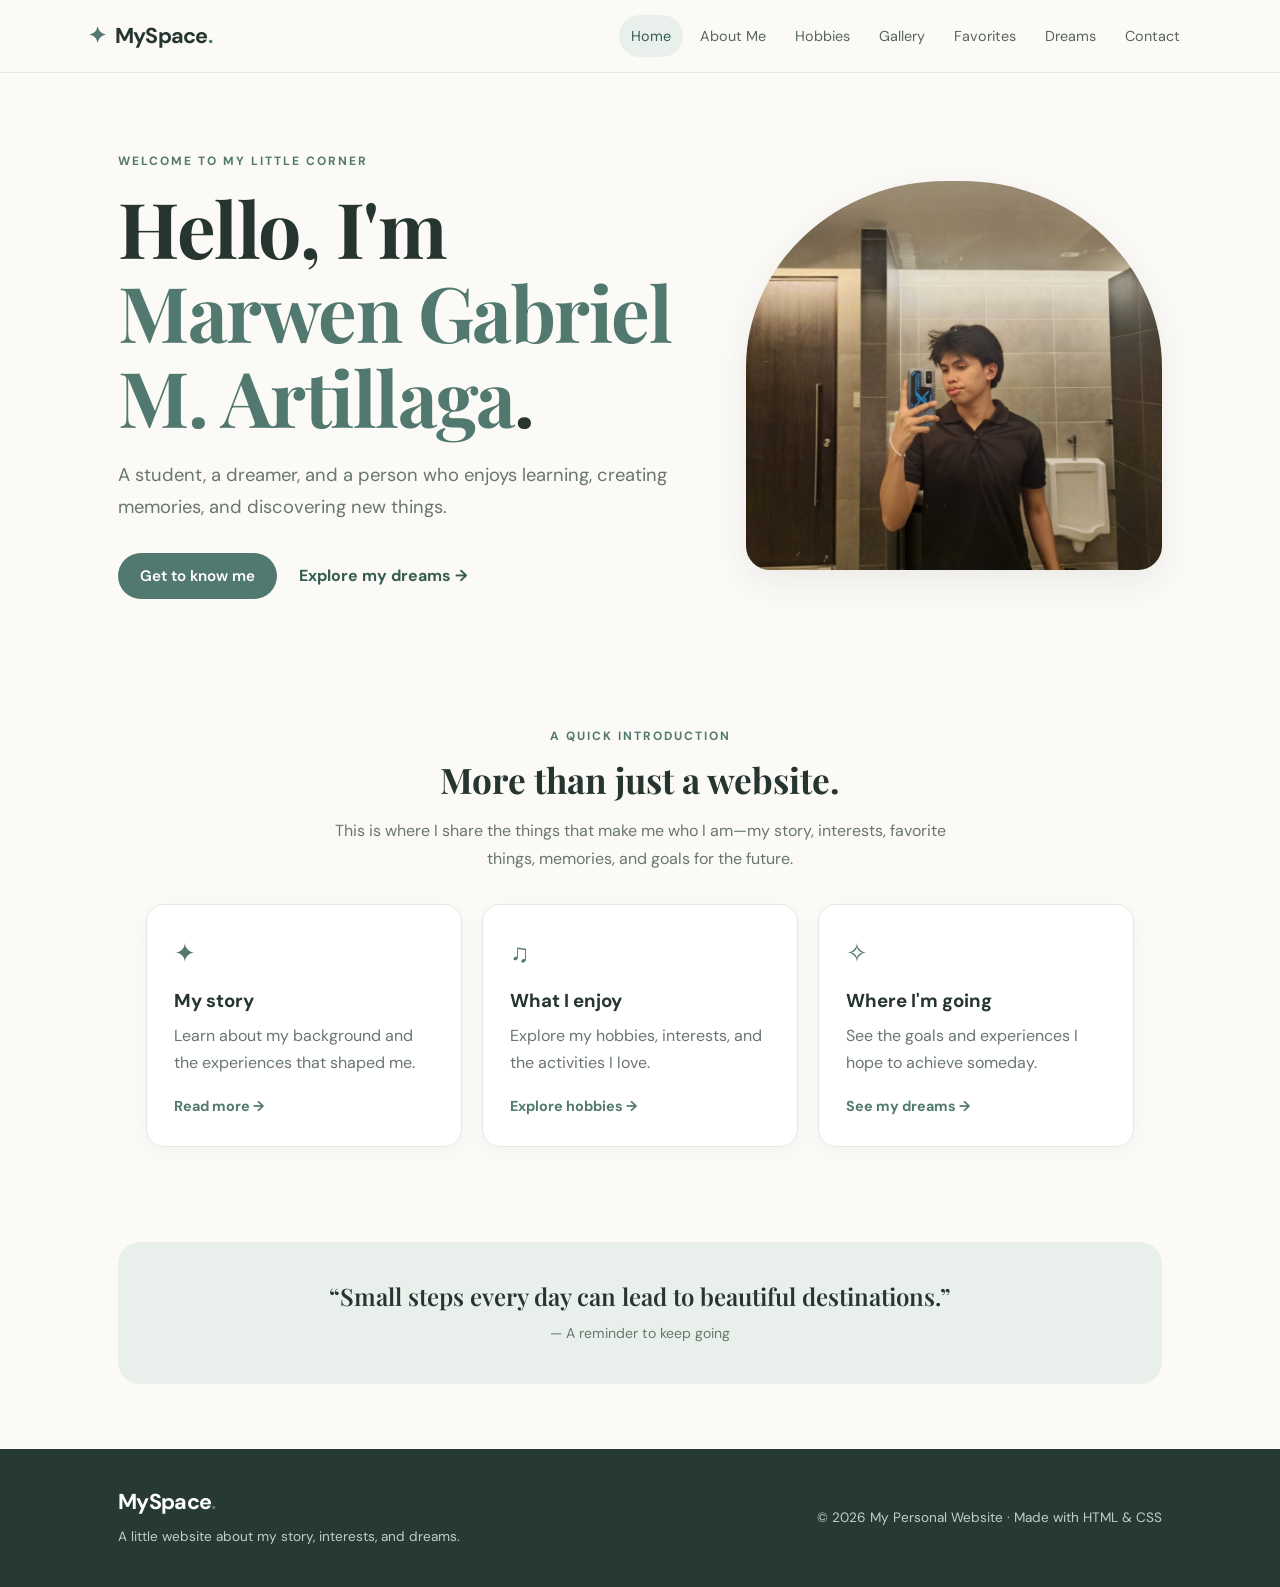
<file: index.html>
<!DOCTYPE html>
<html lang="en">
<head>
  <meta charset="UTF-8">
  <meta name="viewport" content="width=device-width, initial-scale=1.0">
  <meta name="description" content="A personal website sharing my story, interests, memories, favorites, and dreams.">
  <title>Home | My Personal Website</title>
  <link rel="stylesheet" href="style.css">
</head>
<body>
<header class="site-header"><div class="nav-wrap"><a class="brand" href="index.html"><span class="brand-mark">✦</span> MySpace<span class="brand-dot">.</span></a><input type="checkbox" id="menu-toggle" class="menu-toggle"><label for="menu-toggle" class="menu-button" aria-label="Toggle navigation">☰</label><nav class="main-nav" aria-label="Main navigation"><a href="index.html" aria-current=page>Home</a>
<a href="about.html">About Me</a>
<a href="hobbies.html">Hobbies</a>
<a href="gallery.html">Gallery</a>
<a href="favorites.html">Favorites</a>
<a href="dreams.html">Dreams</a>
<a href="contact.html">Contact</a></nav></div></header>
<main>
<section class="hero">
  <div class="hero-copy">
    <p class="eyebrow">WELCOME TO MY LITTLE CORNER</p>
    <h1>Hello, I'm <span class="accent">Marwen Gabriel M. Artillaga</span>.</h1>
    <p class="lead">A student, a dreamer, and a person who enjoys learning, creating memories, and discovering new things.</p>
    <div class="actions"><a class="button" href="about.html">Get to know me</a><a class="text-link" href="dreams.html">Explore my dreams →</a></div>
  </div>
  <img class="profile-image" src="profile.jpg" alt="Illustrated profile placeholder">
</section>
<section class="section">
  <div class="section-heading"><p class="eyebrow">A QUICK INTRODUCTION</p><h2>More than just a website.</h2><p>This is where I share the things that make me who I am—my story, interests, favorite things, memories, and goals for the future.</p></div>
  <div class="card-grid three">
    <a class="feature-card" href="about.html"><span class="card-icon">✦</span><h3>My story</h3><p>Learn about my background and the experiences that shaped me.</p><span class="card-arrow">Read more →</span></a>
    <a class="feature-card" href="hobbies.html"><span class="card-icon">♫</span><h3>What I enjoy</h3><p>Explore my hobbies, interests, and the activities I love.</p><span class="card-arrow">Explore hobbies →</span></a>
    <a class="feature-card" href="dreams.html"><span class="card-icon">✧</span><h3>Where I'm going</h3><p>See the goals and experiences I hope to achieve someday.</p><span class="card-arrow">See my dreams →</span></a>
  </div>
</section>
<section class="quote-band"><p>“Small steps every day can lead to beautiful destinations.”</p><span>— A reminder to keep going</span></section>
</main>
<footer class="site-footer"><div><a class="brand footer-brand" href="index.html">MySpace<span class="brand-dot">.</span></a><p>A little website about my story, interests, and dreams.</p></div><p class="copyright">© 2026 My Personal Website · Made with HTML & CSS</p></footer>
</body>
</html>
</file>
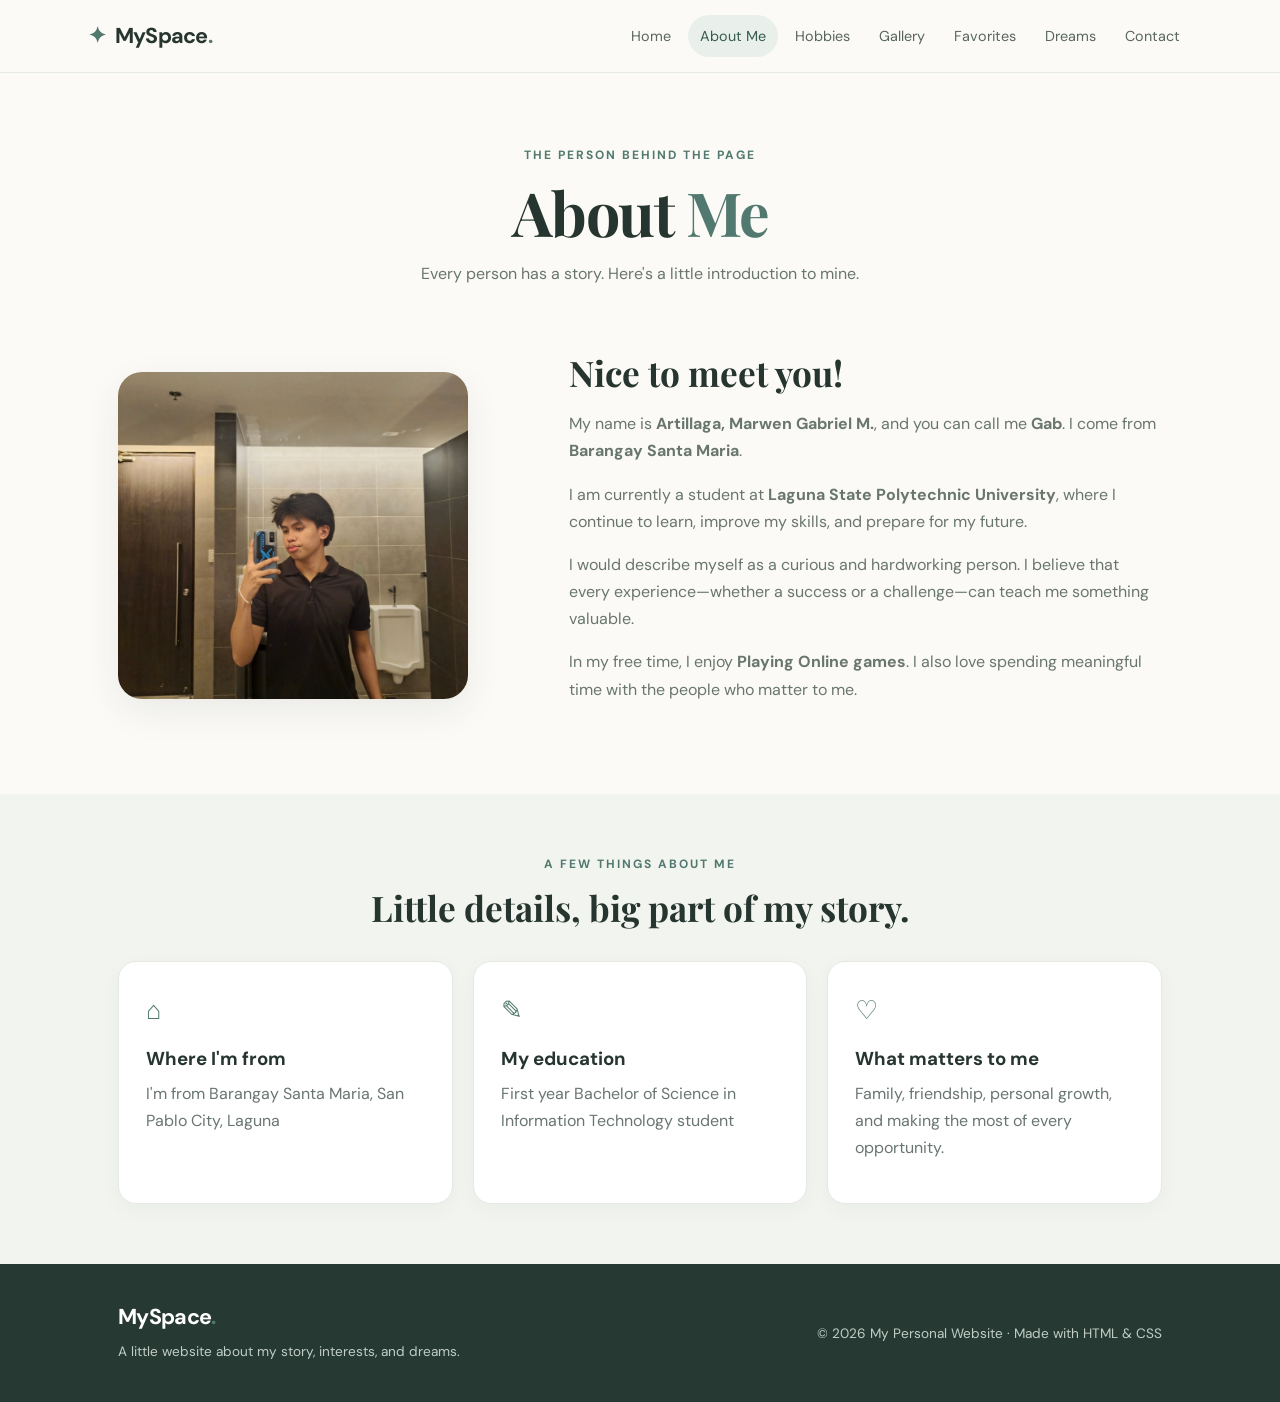
<file: about.html>
<!DOCTYPE html>
<html lang="en">
<head>
  <meta charset="UTF-8">
  <meta name="viewport" content="width=device-width, initial-scale=1.0">
  <meta name="description" content="A personal website sharing my story, interests, memories, favorites, and dreams.">
  <title>About Me | My Personal Website</title>
  <link rel="stylesheet" href="style.css">
</head>
<body>
<header class="site-header"><div class="nav-wrap"><a class="brand" href="index.html"><span class="brand-mark">✦</span> MySpace<span class="brand-dot">.</span></a><input type="checkbox" id="menu-toggle" class="menu-toggle"><label for="menu-toggle" class="menu-button" aria-label="Toggle navigation">☰</label><nav class="main-nav" aria-label="Main navigation"><a href="index.html">Home</a>
<a href="about.html" aria-current=page>About Me</a>
<a href="hobbies.html">Hobbies</a>
<a href="gallery.html">Gallery</a>
<a href="favorites.html">Favorites</a>
<a href="dreams.html">Dreams</a>
<a href="contact.html">Contact</a></nav></div></header>
<main>
<section class="page-intro"><p class="eyebrow">THE PERSON BEHIND THE PAGE</p><h1>About <span class="accent">Me</span></h1><p>Every person has a story. Here's a little introduction to mine.</p></section>
<section class="about-layout">
  <img class="about-photo" src="profile.jpg" alt="Profile photo placeholder">
  <div><h2>Nice to meet you!</h2><p>My name is <strong>Artillaga, Marwen Gabriel M.</strong>, and you can call me <strong>Gab</strong>. I come from <strong>Barangay Santa Maria</strong>.</p><p>I am currently a student at <strong>Laguna State Polytechnic University</strong>, where I continue to learn, improve my skills, and prepare for my future.</p><p>I would describe myself as a curious and hardworking person. I believe that every experience—whether a success or a challenge—can teach me something valuable.</p><p>In my free time, I enjoy <strong>Playing Online games</strong>. I also love spending meaningful time with the people who matter to me.</p></div>
</section>
<section class="section soft-section"><div class="section-heading"><p class="eyebrow">A FEW THINGS ABOUT ME</p><h2>Little details, big part of my story.</h2></div>
<div class="card-grid three"><article class="info-card"><span class="card-icon">⌂</span><h3>Where I'm from</h3><p>I'm from Barangay Santa Maria, San Pablo City, Laguna</p></article><article class="info-card"><span class="card-icon">✎</span><h3>My education</h3><p>First year Bachelor of Science in Information Technology student</p></article><article class="info-card"><span class="card-icon">♡</span><h3>What matters to me</h3><p>Family, friendship, personal growth, and making the most of every opportunity.</p></article></div></section>
</main>
<footer class="site-footer"><div><a class="brand footer-brand" href="index.html">MySpace<span class="brand-dot">.</span></a><p>A little website about my story, interests, and dreams.</p></div><p class="copyright">© 2026 My Personal Website · Made with HTML & CSS</p></footer>
</body>
</html>
</file>
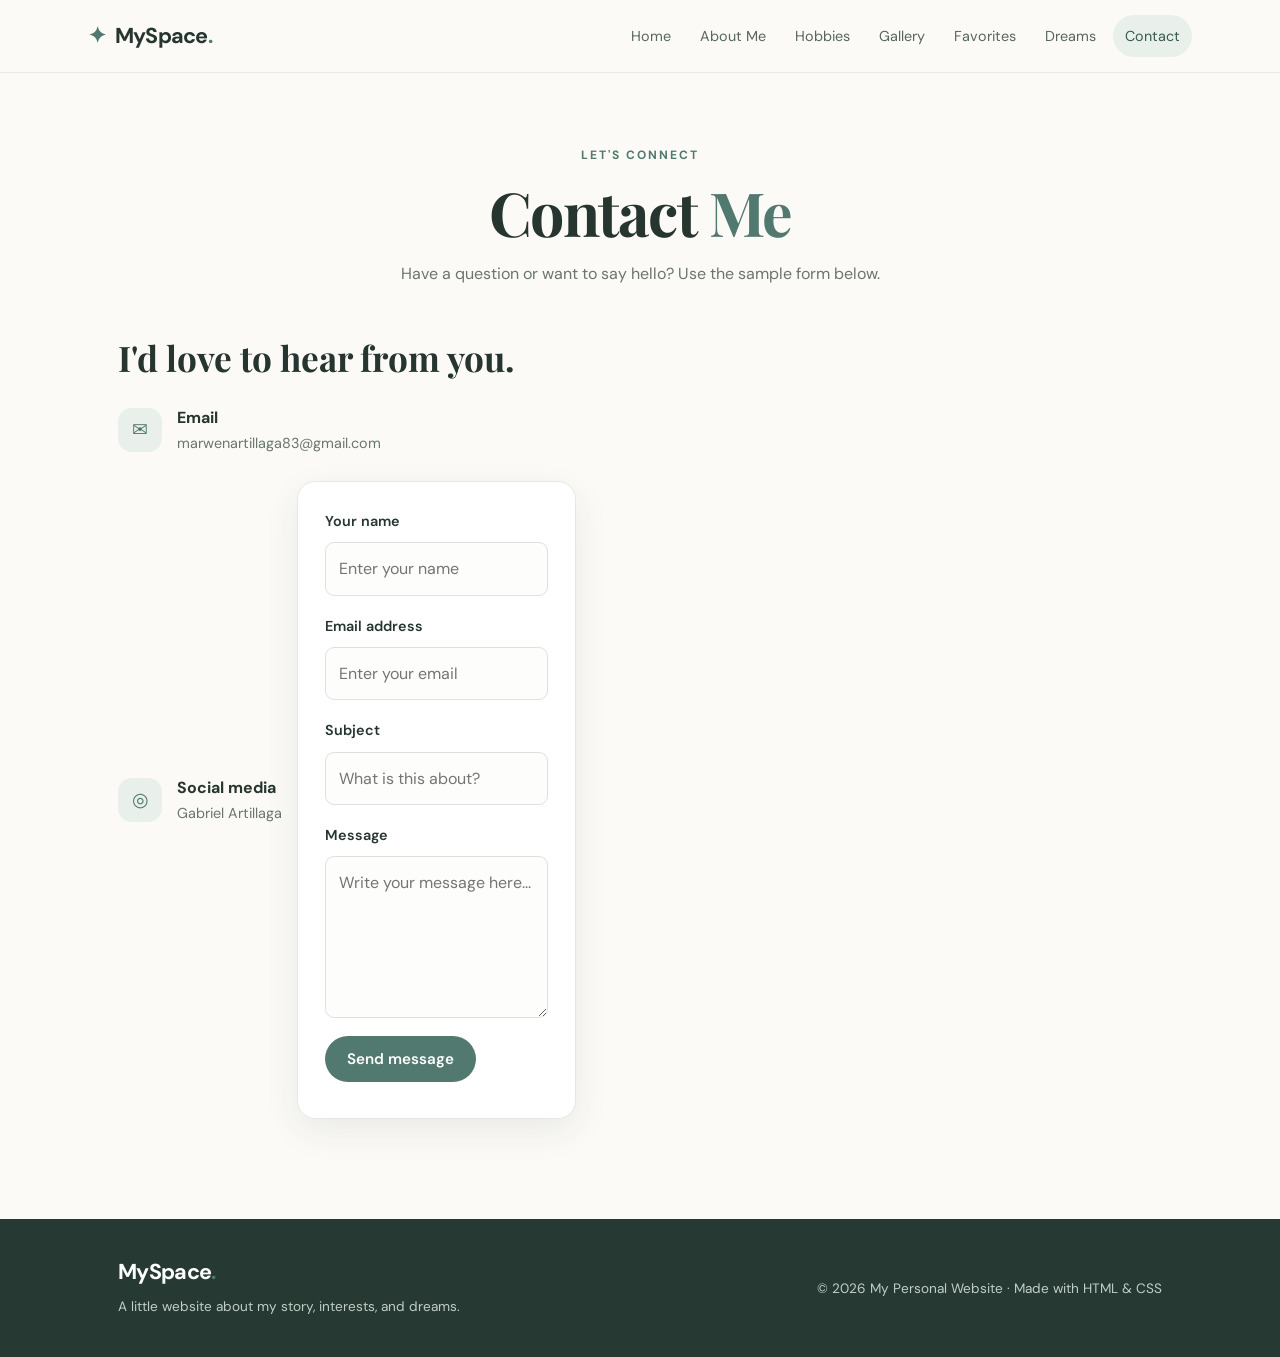
<file: contact.html>
<!DOCTYPE html>
<html lang="en">
<head>
  <meta charset="UTF-8">
  <meta name="viewport" content="width=device-width, initial-scale=1.0">
  <meta name="description" content="A personal website sharing my story, interests, memories, favorites, and dreams.">
  <title>Contact Me | My Personal Website</title>
  <link rel="stylesheet" href="style.css">
</head>
<body>
<header class="site-header"><div class="nav-wrap"><a class="brand" href="index.html"><span class="brand-mark">✦</span> MySpace<span class="brand-dot">.</span></a><input type="checkbox" id="menu-toggle" class="menu-toggle"><label for="menu-toggle" class="menu-button" aria-label="Toggle navigation">☰</label><nav class="main-nav" aria-label="Main navigation"><a href="index.html">Home</a>
<a href="about.html">About Me</a>
<a href="hobbies.html">Hobbies</a>
<a href="gallery.html">Gallery</a>
<a href="favorites.html">Favorites</a>
<a href="dreams.html">Dreams</a>
<a href="contact.html" aria-current=page>Contact</a></nav></div></header>
<main>
<section class="page-intro"><p class="eyebrow">LET'S CONNECT</p><h1>Contact <span class="accent">Me</span></h1><p>Have a question or want to say hello? Use the sample form below.</p></section>
<div class="contact-layout"><div><h2>I'd love to hear from you.</h2><div class="contact-detail"><span>✉</span><div><strong>Email</strong><p>marwenartillaga83@gmail.com</p></div></div><div class="contact-detail"><span>◎</span><div><strong>Social media</strong><p>Gabriel Artillaga</p></div></div</div>
<form class="contact-form" onsubmit="return false;"><label for="name">Your name</label><input id="name" name="name" type="text" placeholder="Enter your name"><label for="email">Email address</label><input id="email" name="email" type="email" placeholder="Enter your email"><label for="subject">Subject</label><input id="subject" name="subject" type="text" placeholder="What is this about?"><label for="message">Message</label><textarea id="message" name="message" rows="5" placeholder="Write your message here..."></textarea><button class="button" type="button">Send message</button><p class="form-note"</form></div>
</main>
<footer class="site-footer"><div><a class="brand footer-brand" href="index.html">MySpace<span class="brand-dot">.</span></a><p>A little website about my story, interests, and dreams.</p></div><p class="copyright">© 2026 My Personal Website · Made with HTML & CSS</p></footer>
</body>
</html>
</file>
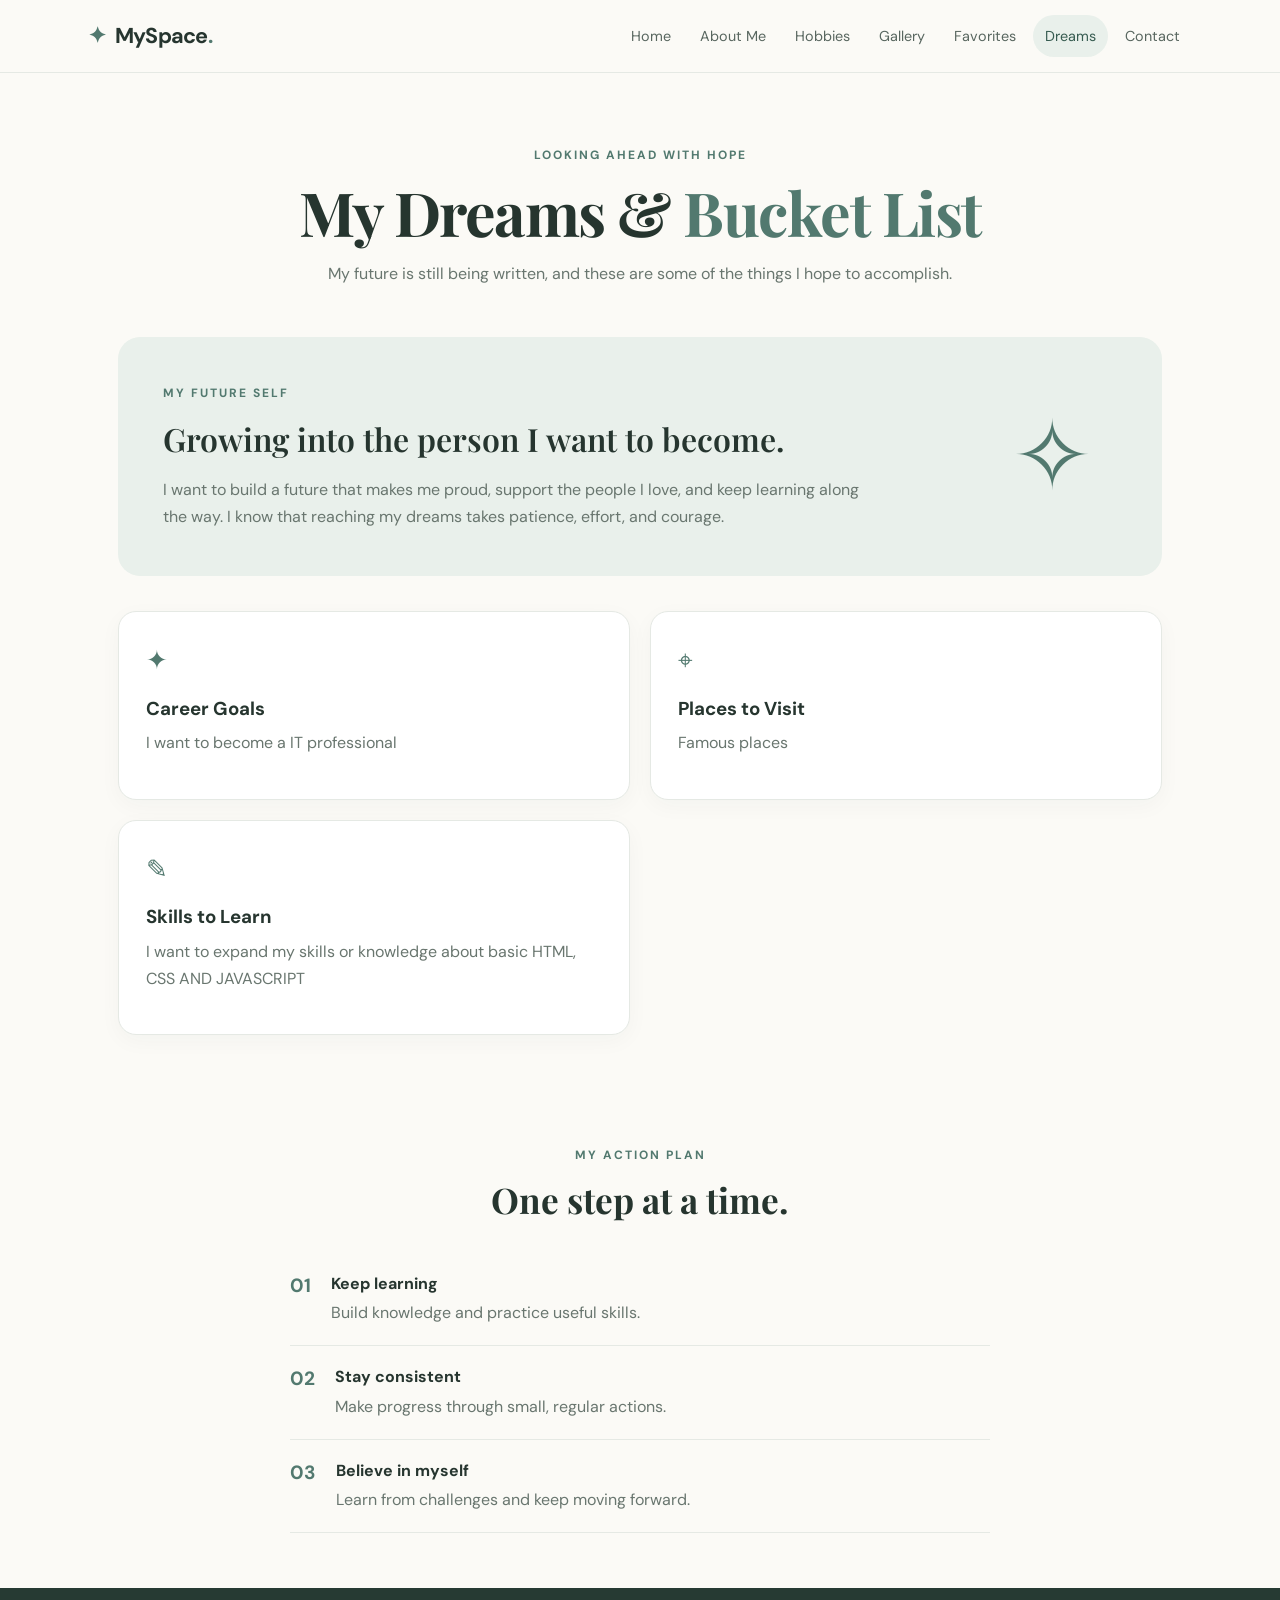
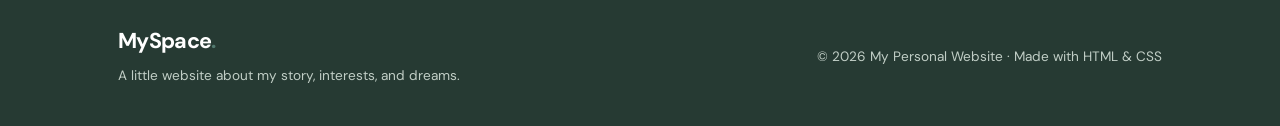
<file: dreams.html>
<!DOCTYPE html>
<html lang="en">
<head>
  <meta charset="UTF-8">
  <meta name="viewport" content="width=device-width, initial-scale=1.0">
  <meta name="description" content="A personal website sharing my story, interests, memories, favorites, and dreams.">
  <title>Dreams & Bucket List | My Personal Website</title>
  <link rel="stylesheet" href="style.css">
</head>
<body>
<header class="site-header"><div class="nav-wrap"><a class="brand" href="index.html"><span class="brand-mark">✦</span> MySpace<span class="brand-dot">.</span></a><input type="checkbox" id="menu-toggle" class="menu-toggle"><label for="menu-toggle" class="menu-button" aria-label="Toggle navigation">☰</label><nav class="main-nav" aria-label="Main navigation"><a href="index.html">Home</a>
<a href="about.html">About Me</a>
<a href="hobbies.html">Hobbies</a>
<a href="gallery.html">Gallery</a>
<a href="favorites.html">Favorites</a>
<a href="dreams.html" aria-current=page>Dreams</a>
<a href="contact.html">Contact</a></nav></div></header>
<main>
<section class="page-intro"><p class="eyebrow">LOOKING AHEAD WITH HOPE</p><h1>My Dreams & <span class="accent">Bucket List</span></h1><p>My future is still being written, and these are some of the things I hope to accomplish.</p></section>
<section class="dream-feature"><div><p class="eyebrow">MY FUTURE SELF</p><h2>Growing into the person I want to become.</h2><p>I want to build a future that makes me proud, support the people I love, and keep learning along the way. I know that reaching my dreams takes patience, effort, and courage.</p></div><div class="dream-star">✧</div></section>
<div class="card-grid two">
<article class="dream-card"><span class="card-icon">✦</span><h3>Career Goals</h3><p>I want to become a IT professional</p></article>
<article class="dream-card"><span class="card-icon">⌖</span><h3>Places to Visit</h3><p>Famous places</p></article>
<article class="dream-card"><span class="card-icon">✎</span><h3>Skills to Learn</h3><p>I want to expand my skills or knowledge about basic HTML, CSS AND JAVASCRIPT</p></p></article>

</div>
<section class="section"><div class="section-heading"><p class="eyebrow">MY ACTION PLAN</p><h2>One step at a time.</h2></div><ol class="steps"><li><span>01</span><div><strong>Keep learning</strong><p>Build knowledge and practice useful skills.</p></div></li><li><span>02</span><div><strong>Stay consistent</strong><p>Make progress through small, regular actions.</p></div></li><li><span>03</span><div><strong>Believe in myself</strong><p>Learn from challenges and keep moving forward.</p></div></li></ol></section>
</main>
<footer class="site-footer"><div><a class="brand footer-brand" href="index.html">MySpace<span class="brand-dot">.</span></a><p>A little website about my story, interests, and dreams.</p></div><p class="copyright">© 2026 My Personal Website · Made with HTML & CSS</p></footer>
</body>
</html>
</file>
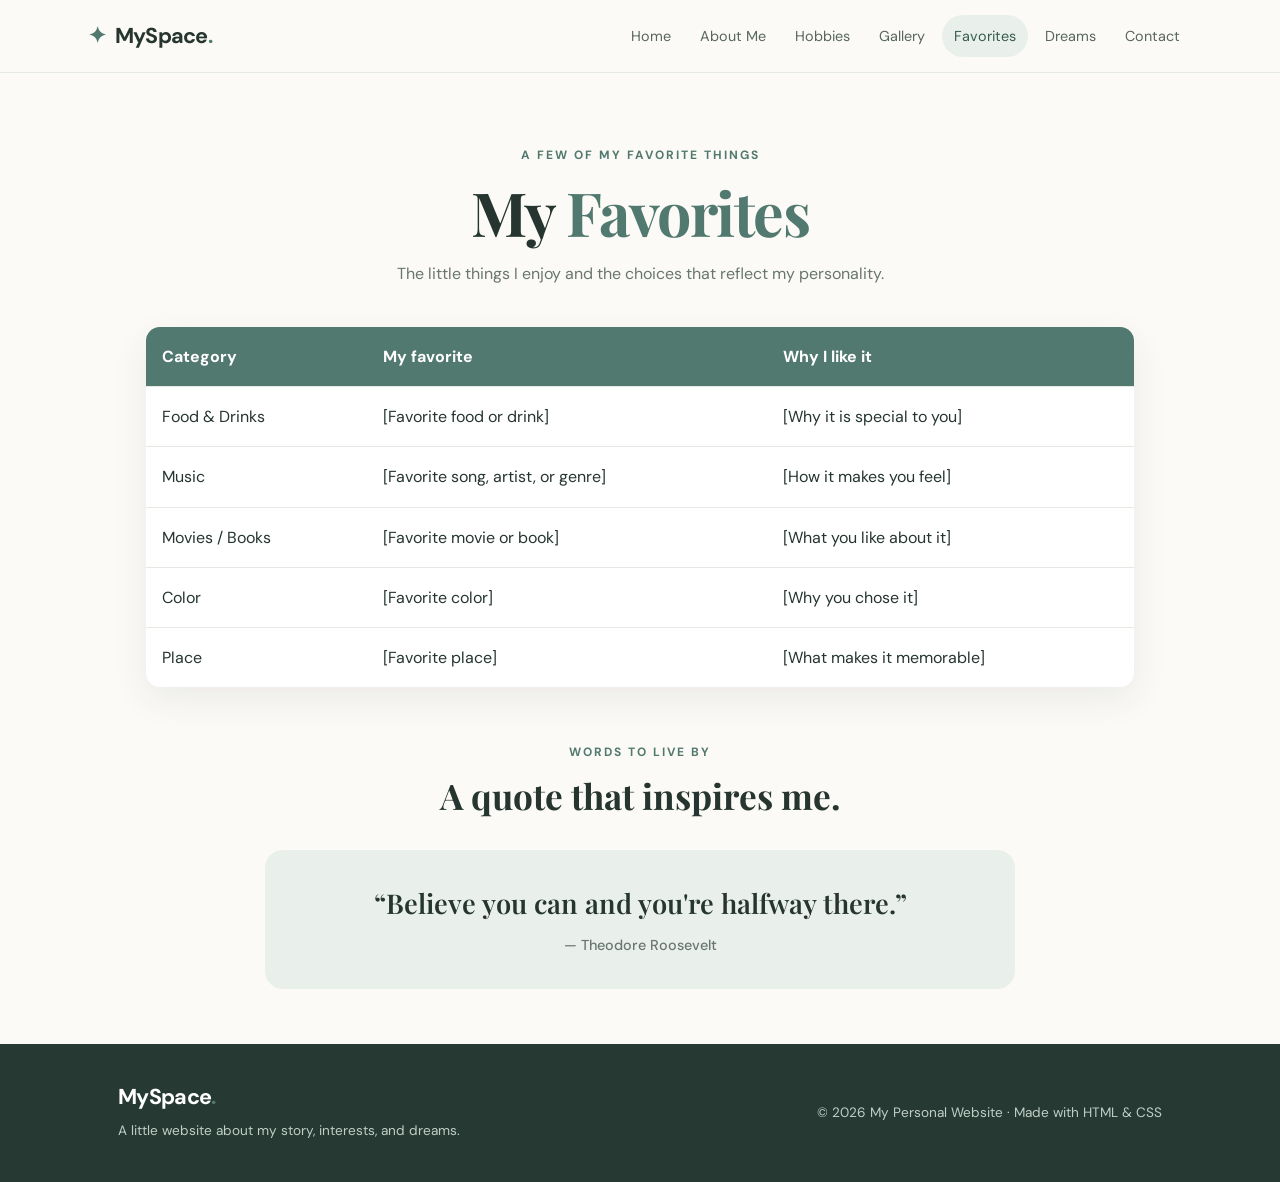
<file: favorites.html>
<!DOCTYPE html>
<html lang="en">
<head>
  <meta charset="UTF-8">
  <meta name="viewport" content="width=device-width, initial-scale=1.0">
  <meta name="description" content="A personal website sharing my story, interests, memories, favorites, and dreams.">
  <title>My Favorites | My Personal Website</title>
  <link rel="stylesheet" href="style.css">
</head>
<body>
<header class="site-header"><div class="nav-wrap"><a class="brand" href="index.html"><span class="brand-mark">✦</span> MySpace<span class="brand-dot">.</span></a><input type="checkbox" id="menu-toggle" class="menu-toggle"><label for="menu-toggle" class="menu-button" aria-label="Toggle navigation">☰</label><nav class="main-nav" aria-label="Main navigation"><a href="index.html">Home</a>
<a href="about.html">About Me</a>
<a href="hobbies.html">Hobbies</a>
<a href="gallery.html">Gallery</a>
<a href="favorites.html" aria-current=page>Favorites</a>
<a href="dreams.html">Dreams</a>
<a href="contact.html">Contact</a></nav></div></header>
<main>
<section class="page-intro"><p class="eyebrow">A FEW OF MY FAVORITE THINGS</p><h1>My <span class="accent">Favorites</span></h1><p>The little things I enjoy and the choices that reflect my personality.</p></section>
<div class="favorites-wrap">
<table class="favorites-table"><thead><tr><th>Category</th><th>My favorite</th><th>Why I like it</th></tr></thead><tbody>
<tr><td>Food & Drinks</td><td>[Favorite food or drink]</td><td>[Why it is special to you]</td></tr>
<tr><td>Music</td><td>[Favorite song, artist, or genre]</td><td>[How it makes you feel]</td></tr>
<tr><td>Movies / Books</td><td>[Favorite movie or book]</td><td>[What you like about it]</td></tr>
<tr><td>Color</td><td>[Favorite color]</td><td>[Why you chose it]</td></tr>
<tr><td>Place</td><td>[Favorite place]</td><td>[What makes it memorable]</td></tr>
</tbody></table></div>
<section class="section"><div class="section-heading"><p class="eyebrow">WORDS TO LIVE BY</p><h2>A quote that inspires me.</h2></div><blockquote class="big-quote">“Believe you can and you're halfway there.”<cite>— Theodore Roosevelt</cite></blockquote></section>
</main>
<footer class="site-footer"><div><a class="brand footer-brand" href="index.html">MySpace<span class="brand-dot">.</span></a><p>A little website about my story, interests, and dreams.</p></div><p class="copyright">© 2026 My Personal Website · Made with HTML & CSS</p></footer>
</body>
</html>
</file>
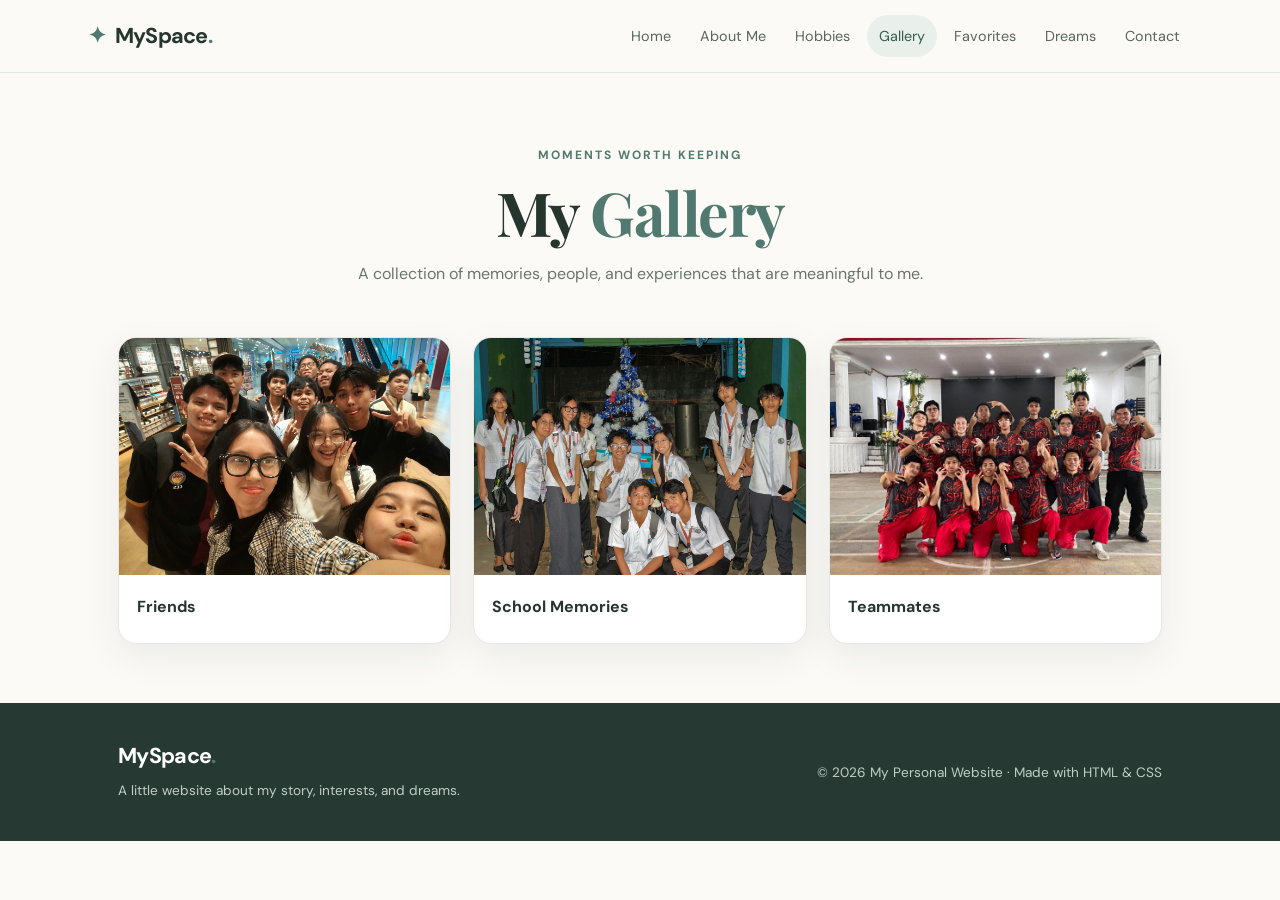
<file: gallery.html>
<!DOCTYPE html>
<html lang="en">
<head>
  <meta charset="UTF-8">
  <meta name="viewport" content="width=device-width, initial-scale=1.0">
  <meta name="description" content="A personal website sharing my story, interests, memories, favorites, and dreams.">
  <title>My Gallery | My Personal Website</title>
  <link rel="stylesheet" href="style.css">
</head>
<body>
<header class="site-header"><div class="nav-wrap"><a class="brand" href="index.html"><span class="brand-mark">✦</span> MySpace<span class="brand-dot">.</span></a><input type="checkbox" id="menu-toggle" class="menu-toggle"><label for="menu-toggle" class="menu-button" aria-label="Toggle navigation">☰</label><nav class="main-nav" aria-label="Main navigation"><a href="index.html">Home</a>
<a href="about.html">About Me</a>
<a href="hobbies.html">Hobbies</a>
<a href="gallery.html" aria-current=page>Gallery</a>
<a href="favorites.html">Favorites</a>
<a href="dreams.html">Dreams</a>
<a href="contact.html">Contact</a></nav></div></header>
<main>
<section class="page-intro"><p class="eyebrow">MOMENTS WORTH KEEPING</p><h1>My <span class="accent">Gallery</span></h1><p>A collection of memories, people, and experiences that are meaningful to me.</p></section>
<div class="gallery-grid">

<figure><img src="images1.img" alt="Illustration representing family and friends"><figcaption><strong>Friends</strong><span></span></figcaption></figure>
<figure><img src="images2.img" alt="Illustration representing school memories"><figcaption><strong>School Memories</strong><span></span></figcaption></figure>
<figure><img src="images3.img" alt="Illustration representing school memories"><figcaption><strong>Teammates</strong><span></span></figcaption></figure>
</div>
</div>
</main>
<footer class="site-footer"><div><a class="brand footer-brand" href="index.html">MySpace<span class="brand-dot">.</span></a><p>A little website about my story, interests, and dreams.</p></div><p class="copyright">© 2026 My Personal Website · Made with HTML & CSS</p></footer>
</body>
</html>
</file>
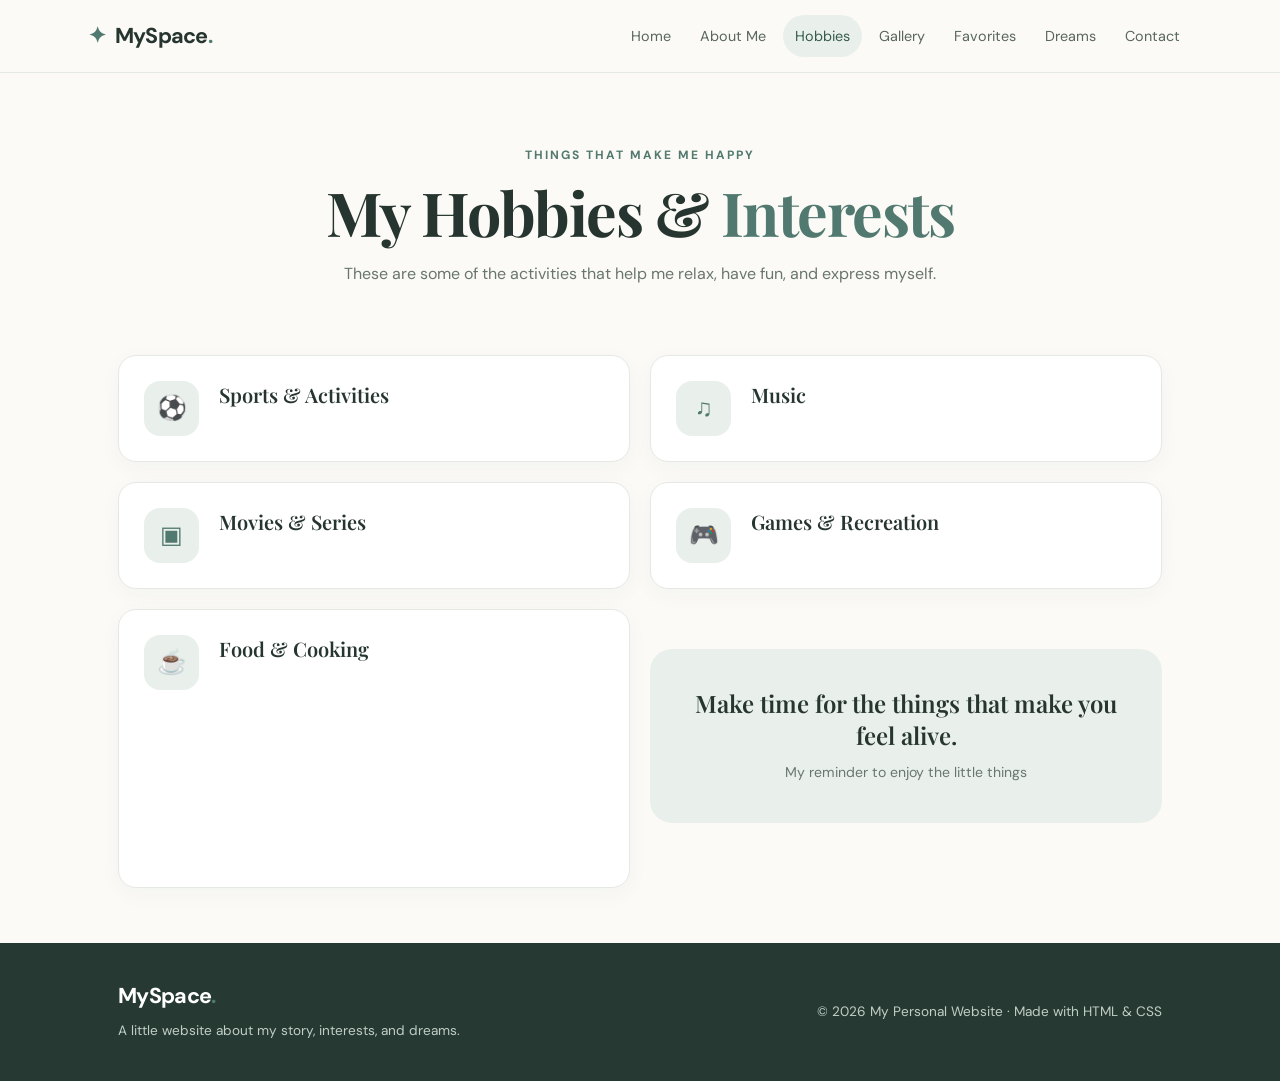
<file: hobbies.html>
<!DOCTYPE html>
<html lang="en">
<head>
  <meta charset="UTF-8">
  <meta name="viewport" content="width=device-width, initial-scale=1.0">
  <meta name="description" content="A personal website sharing my story, interests, memories, favorites, and dreams.">
  <title>Hobbies & Interests | My Personal Website</title>
  <link rel="stylesheet" href="style.css">
</head>
<body>
<header class="site-header"><div class="nav-wrap"><a class="brand" href="index.html"><span class="brand-mark">✦</span> MySpace<span class="brand-dot">.</span></a><input type="checkbox" id="menu-toggle" class="menu-toggle"><label for="menu-toggle" class="menu-button" aria-label="Toggle navigation">☰</label><nav class="main-nav" aria-label="Main navigation"><a href="index.html">Home</a>
<a href="about.html">About Me</a>
<a href="hobbies.html" aria-current=page>Hobbies</a>
<a href="gallery.html">Gallery</a>
<a href="favorites.html">Favorites</a>
<a href="dreams.html">Dreams</a>
<a href="contact.html">Contact</a></nav></div></header>
<main>
<section class="page-intro"><p class="eyebrow">THINGS THAT MAKE ME HAPPY</p><h1>My Hobbies & <span class="accent">Interests</span></h1><p>These are some of the activities that help me relax, have fun, and express myself.</p></section>
<div class="card-grid two">
 <article class="hobby-card"><div class="hobby-symbol">⚽</div><div><h2>Sports & Activities</h2></div></article>
 <article class="hobby-card"><div class="hobby-symbol">♫</div><div><h2>Music</h2></div></article>
 <article class="hobby-card"><div class="hobby-symbol">▣</div><div><h2>Movies & Series</h2></div></article>
 <article class="hobby-card"><div class="hobby-symbol">🎮</div><div><h2>Games & Recreation</h2></div></article>
 <article class="hobby-card"><div class="hobby-symbol">☕</div><div><h2>Food & Cooking</h2</div></article>

<section class="quote-band"><p>Make time for the things that make you feel alive.</p><span>My reminder to enjoy the little things</span></section>
</main>
<footer class="site-footer"><div><a class="brand footer-brand" href="index.html">MySpace<span class="brand-dot">.</span></a><p>A little website about my story, interests, and dreams.</p></div><p class="copyright">© 2026 My Personal Website · Made with HTML & CSS</p></footer>
</body>
</html>
</file>
<file: style.css>
@import url('https://fonts.googleapis.com/css2?family=DM+Sans:wght@400;500;600;700&family=Playfair+Display:wght@600;700&display=swap');
:root{--ink:#26352f;--muted:#69766f;--green:#52796f;--green-dark:#365b50;--mint:#e9f0eb;--cream:#fbfaf6;--peach:#f2dfd2;--line:#e5e9e4;--white:#fff;--shadow:0 12px 35px rgba(38,53,47,.08)}
*{box-sizing:border-box}html{scroll-behavior:smooth}body{margin:0;background:var(--cream);color:var(--ink);font-family:'DM Sans',Arial,sans-serif;line-height:1.7}a{color:inherit;text-decoration:none}.site-header{position:sticky;top:0;z-index:20;background:rgba(251,250,246,.96);backdrop-filter:blur(12px);border-bottom:1px solid var(--line)}.nav-wrap{max-width:1160px;margin:auto;padding:15px 28px;display:flex;align-items:center;justify-content:space-between;gap:24px}.brand{font-weight:700;font-size:1.35rem;letter-spacing:-.7px}.brand-mark{color:var(--green);margin-right:5px}.brand-dot,.accent{color:var(--green)}.main-nav{display:flex;align-items:center;gap:5px}.main-nav a{padding:9px 12px;border-radius:22px;font-size:.9rem;color:#58665f;transition:.2s}.main-nav a:hover,.main-nav a[aria-current=page]{background:var(--mint);color:var(--green-dark)}.menu-toggle,.menu-button{display:none}main{min-height:70vh}.hero,.page-intro,.section,.about-layout,.gallery-grid,.contact-layout,.card-grid,.notice{max-width:1100px;margin-left:auto;margin-right:auto}.hero{padding:78px 28px 72px;display:grid;grid-template-columns:1.15fr .85fr;align-items:center;gap:65px}.eyebrow{font-size:.75rem;letter-spacing:2px;font-weight:700;color:var(--green);margin:0 0 13px}.hero h1,.page-intro h1{font-family:'Playfair Display',Georgia,serif;font-size:clamp(2.7rem,6vw,4.8rem);line-height:1.1;letter-spacing:-1.5px;margin:0 0 22px}.lead{font-size:1.15rem;max-width:560px;color:var(--muted)}.profile-image{width:100%;max-width:420px;justify-self:center;border-radius:48% 48% 24px 24px;box-shadow:var(--shadow)}.actions{display:flex;align-items:center;gap:22px;margin-top:30px;flex-wrap:wrap}.button{display:inline-block;border:0;background:var(--green);color:#fff;padding:13px 22px;border-radius:30px;font:600 .95rem 'DM Sans',sans-serif;cursor:pointer;transition:.2s}.button:hover{background:var(--green-dark);transform:translateY(-2px)}.text-link{color:var(--green-dark);font-weight:700}.section{padding:55px 28px}.section-heading{text-align:center;max-width:650px;margin:0 auto 32px}.section-heading h2,.about-layout h2,.contact-layout h2{font-family:'Playfair Display',Georgia,serif;font-size:2.2rem;line-height:1.2;margin:0 0 12px}.section-heading p:last-child{color:var(--muted)}.card-grid{display:grid;gap:20px;padding:0 28px}.card-grid.three{grid-template-columns:repeat(3,1fr)}.card-grid.two{grid-template-columns:repeat(2,1fr);margin-top:28px;margin-bottom:55px}.feature-card,.info-card,.dream-card{background:#fff;border:1px solid var(--line);border-radius:18px;padding:27px;box-shadow:0 6px 22px rgba(38,53,47,.035);transition:.2s}.feature-card:hover{transform:translateY(-5px);box-shadow:var(--shadow)}.feature-card h3,.info-card h3,.dream-card h3{margin:10px 0 5px}.feature-card p,.info-card p,.dream-card p{color:var(--muted);margin:0 0 15px}.card-icon{font-size:1.6rem;color:var(--green)}.card-arrow{font-size:.9rem;color:var(--green);font-weight:700}.quote-band{margin:40px auto 65px;max-width:1044px;border-radius:22px;background:var(--mint);padding:38px 25px;text-align:center}.quote-band p{font:600 1.5rem 'Playfair Display',Georgia,serif;margin:0 0 7px}.quote-band span{font-size:.88rem;color:var(--muted)}.page-intro{text-align:center;padding:72px 28px 40px}.page-intro h1{font-size:clamp(2.5rem,5vw,3.8rem);margin-bottom:14px}.page-intro>p:last-child{color:var(--muted);max-width:650px;margin:0 auto}.about-layout{padding:25px 28px 75px;display:grid;grid-template-columns:.8fr 1.2fr;gap:55px;align-items:center}.about-photo{width:100%;max-width:350px;border-radius:24px;box-shadow:var(--shadow)}.about-layout p{color:var(--muted)}.soft-section{background:#f1f4ef;max-width:none;padding:60px max(28px,calc((100% - 1044px)/2))}.soft-section .card-grid{padding:0}.hobby-card{background:#fff;border:1px solid var(--line);border-radius:18px;padding:25px;display:flex;gap:20px;align-items:flex-start;box-shadow:0 6px 22px rgba(38,53,47,.035)}.hobby-card h2{font:600 1.25rem 'Playfair Display',Georgia,serif;margin:0 0 8px}.hobby-card p{margin:0;color:var(--muted)}.hobby-symbol{flex:0 0 55px;height:55px;border-radius:16px;background:var(--mint);display:grid;place-items:center;font-size:1.5rem;color:var(--green)}.gallery-grid{padding:10px 28px 35px;display:grid;grid-template-columns:repeat(3,1fr);gap:22px}.gallery-grid figure{margin:0;background:#fff;border:1px solid var(--line);border-radius:18px;overflow:hidden;box-shadow:var(--shadow)}.gallery-grid img{width:100%;display:block;aspect-ratio:1.4;object-fit:cover}.gallery-grid figcaption{padding:18px}.gallery-grid figcaption strong,.gallery-grid figcaption span{display:block}.gallery-grid figcaption span{font-size:.9rem;color:var(--muted);margin-top:5px}.notice{background:#f3eee5;border-left:4px solid #c49a72;border-radius:8px;padding:17px 20px;margin-top:10px;margin-bottom:65px;font-size:.92rem;color:#66594d}.favorites-wrap{max-width:1044px;margin:0 auto;padding:0 28px}.favorites-table{width:100%;border-collapse:collapse;background:#fff;border-radius:14px;overflow:hidden;box-shadow:var(--shadow)}.favorites-table th,.favorites-table td{text-align:left;padding:16px;border-bottom:1px solid var(--line)}.favorites-table th{background:var(--green);color:#fff}.favorites-table tr:last-child td{border-bottom:0}.big-quote{max-width:750px;margin:0 auto;background:var(--mint);padding:35px;border-radius:18px;text-align:center;font:600 1.7rem 'Playfair Display',Georgia,serif}.big-quote cite{display:block;font:500 .9rem 'DM Sans',sans-serif;color:var(--muted);margin-top:15px}.dream-feature{max-width:1044px;margin:10px auto 35px;padding:38px 45px;border-radius:22px;background:var(--mint);display:flex;justify-content:space-between;align-items:center;gap:30px}.dream-feature>div:first-child{max-width:700px}.dream-feature h2{font:600 2rem 'Playfair Display',Georgia,serif;margin:0 0 12px}.dream-feature p:last-child{color:var(--muted);margin-bottom:0}.dream-star{font-size:6rem;color:var(--green);padding:0 25px}.steps{max-width:700px;margin:0 auto;padding:0;list-style:none}.steps li{display:flex;gap:20px;padding:17px 0;border-bottom:1px solid var(--line)}.steps li>span{font-weight:700;color:var(--green);font-size:1.2rem}.steps p{margin:2px 0;color:var(--muted)}.contact-layout{padding:10px 28px 75px;display:grid;grid-template-columns:1fr 1fr;gap:55px}.contact-layout>div>p{color:var(--muted)}.contact-detail{display:flex;gap:15px;align-items:center;margin:25px 0}.contact-detail>span{width:44px;height:44px;border-radius:14px;background:var(--mint);display:grid;place-items:center;color:var(--green);font-size:1.2rem}.contact-detail p{margin:0;color:var(--muted);font-size:.9rem}.contact-form{background:#fff;border:1px solid var(--line);border-radius:18px;padding:27px;box-shadow:var(--shadow);display:flex;flex-direction:column;gap:9px}.contact-form label{font-weight:600;font-size:.9rem}.contact-form input,.contact-form textarea{width:100%;border:1px solid #dce3dc;border-radius:9px;padding:12px 13px;font:inherit;margin-bottom:9px;background:#fdfdfb}.contact-form input:focus,.contact-form textarea:focus{outline:2px solid #9ab6a8;border-color:var(--green)}.contact-form .button{align-self:flex-start}.form-note{font-size:.8rem;color:var(--muted);margin:0}.site-footer{background:#263a33;color:#e8eee9;padding:35px max(28px,calc((100% - 1044px)/2));display:flex;align-items:center;justify-content:space-between;gap:25px}.footer-brand{color:#fff}.site-footer p{margin:4px 0;color:#c1cec6;font-size:.85rem}.copyright{text-align:right}
@media(max-width:900px){.nav-wrap{flex-wrap:wrap}.main-nav{gap:0}.main-nav a{padding:8px}.hero{gap:30px}.gallery-grid{grid-template-columns:repeat(2,1fr)}}
@media(max-width:700px){.nav-wrap{padding:13px 20px}.menu-button{display:block;font-size:1.5rem;cursor:pointer;color:var(--green)}.main-nav{display:none;order:3;width:100%;flex-direction:column;align-items:stretch;padding:8px 0 4px}.main-nav a{padding:10px 13px}.menu-toggle:checked~.main-nav{display:flex}.hero{grid-template-columns:1fr;padding:52px 23px;gap:35px}.hero-copy{text-align:center}.hero-copy .lead{margin-left:auto;margin-right:auto}.actions{justify-content:center}.profile-image{max-width:310px;grid-row:1}.page-intro{padding:55px 22px 30px}.section{padding:40px 22px}.card-grid{padding:0 22px}.card-grid.three,.card-grid.two{grid-template-columns:1fr}.about-layout{grid-template-columns:1fr;padding:15px 23px 50px;gap:25px}.about-photo{max-width:260px;justify-self:center}.gallery-grid{grid-template-columns:1fr;padding:10px 22px 30px}.favorites-wrap{padding:0 18px;overflow-x:auto}.favorites-table{min-width:580px}.dream-feature{margin:5px 22px 25px;padding:27px;}.dream-star{font-size:3.5rem;padding:0}.contact-layout{grid-template-columns:1fr;padding:10px 22px 55px;gap:30px}.site-footer{padding:30px 22px;display:block;text-align:center}.copyright{text-align:center;margin-top:15px!important}.notice{margin-left:22px;margin-right:22px}.quote-band{margin:25px 22px 45px}.hobby-card{padding:20px;gap:14px}}
@media(max-width:390px){.hero h1{font-size:2.5rem}.dream-feature{display:block}.dream-star{text-align:center}.hobby-symbol{flex-basis:45px;height:45px}}
</file>
